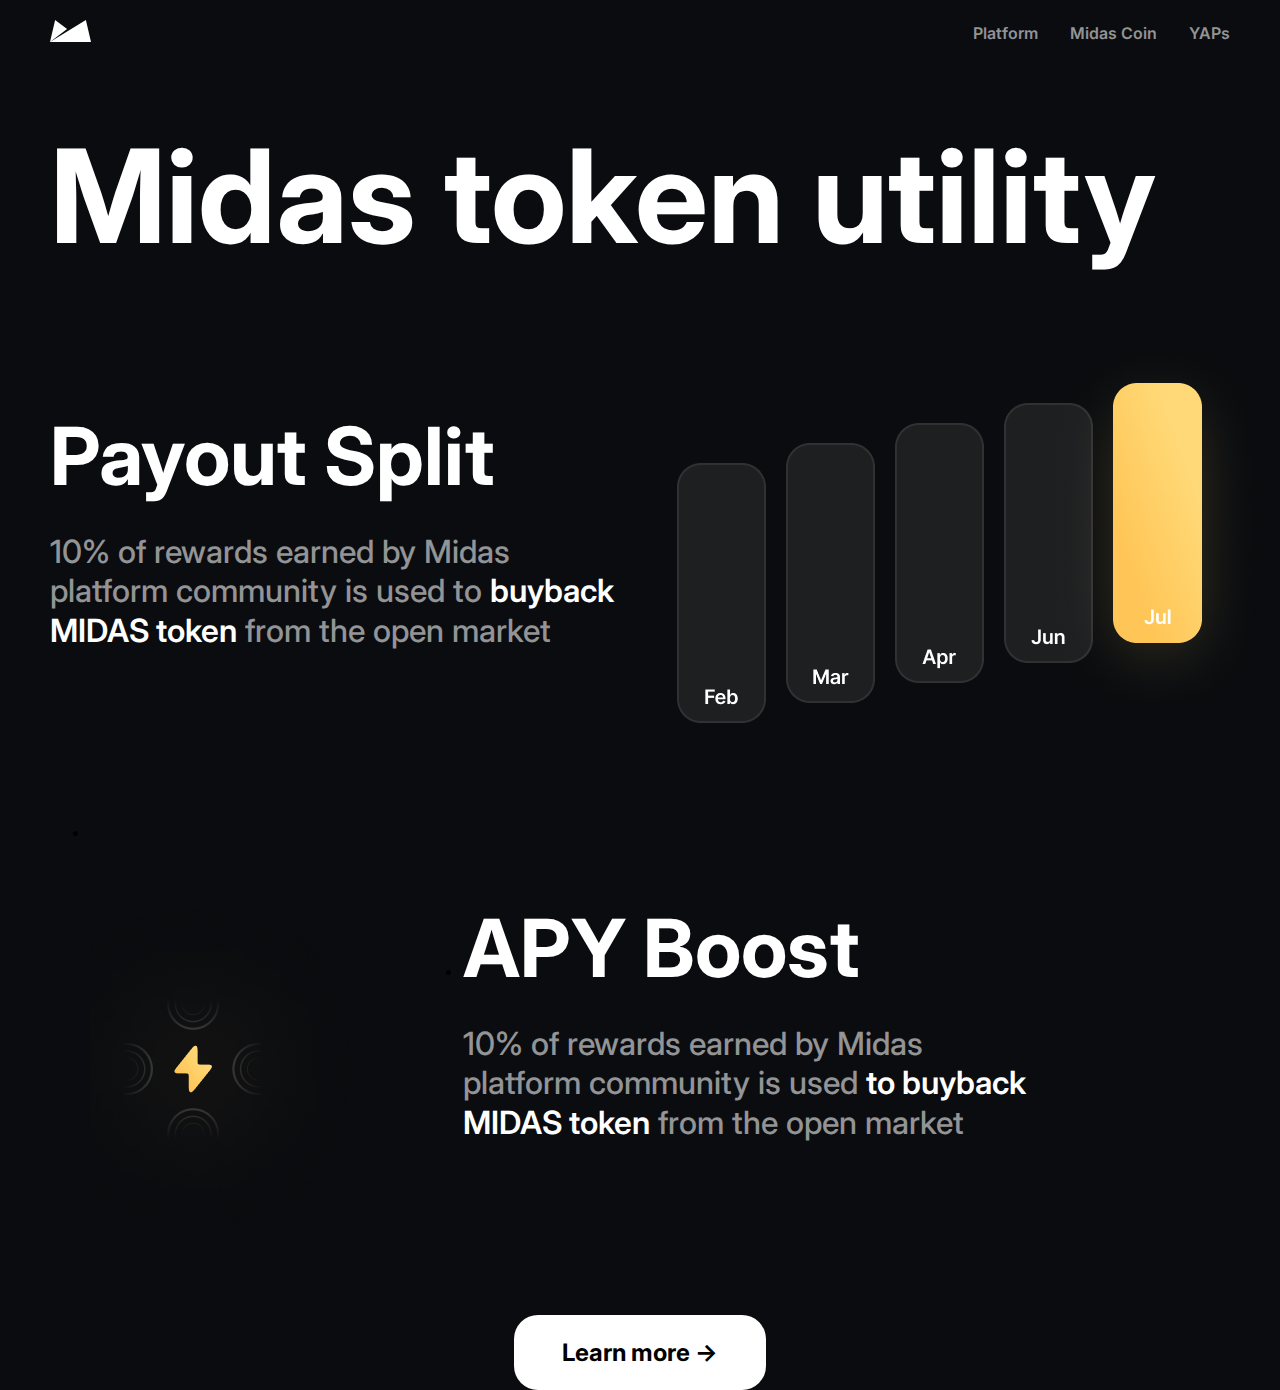
<file: index.html>
<!DOCTYPE html>
<html lang="en">
<head>
    <meta charset="UTF-8">
    <meta name="viewport" content="width=device-width, initial-scale=1.0">
    <link rel="preconnect" href="https://fonts.googleapis.com">
    <link rel="preconnect" href="https://fonts.gstatic.com" crossorigin>
    <link href="https://fonts.googleapis.com/css2?family=Inter:ital,opsz,wght@0,14..32,100..900;1,14..32,100..900&display=swap" rel="stylesheet">
    <link rel="stylesheet" href="css/normalize.css">
    <link rel="stylesheet" href="css/style.css">
    <title>Ильин Артём 241-3210</title>
</head>
<body>
    <header class="header">
        <div class="container">
          <a href="#" class="header_link">
            <svg width="41" height="22" viewBox="0 0 41 22" fill="none" xmlns="http://www.w3.org/2000/svg">
              <path fill-rule="evenodd" clip-rule="evenodd" d="M35.875 0L0 22H41L35.875 0ZM5.125 0L17.0791 8.998L0 22L5.125 0Z" fill="white"/>
            </svg>
          </a>
          <nav class="nav">
            <ul class="nav_list li_reset">
              <li class="nav_item">
                <a href="#" class="nav_link">Platform</a>
              </li>
              <li class="nav_item">
                <a href="#" class="nav_link">Midas Coin</a>
              </li>
              <li class="nav_item">
                <a href="#" class="nav_link">YAPs</a>
              </li>
            </ul>
          </nav>
          <button class="header_btn btn_reset">
            <svg width="24" height="24" viewBox="0 0 24 24" fill="none" xmlns="http://www.w3.org/2000/svg">
              <path fill-rule="evenodd" clip-rule="evenodd" d="M2.25 6C2.25 5.58579 2.58579 5.25 3 5.25H21C21.4142 5.25 21.75 5.58579 21.75 6C21.75 6.41421 21.4142 6.75 21 6.75H3C2.58579 6.75 2.25 6.41421 2.25 6ZM2.25 12C2.25 11.5858 2.58579 11.25 3 11.25H21C21.4142 11.25 21.75 11.5858 21.75 12C21.75 12.4142 21.4142 12.75 21 12.75H3C2.58579 12.75 2.25 12.4142 2.25 12ZM3 17.25C2.58579 17.25 2.25 17.5858 2.25 18C2.25 18.4142 2.58579 18.75 3 18.75H21C21.4142 18.75 21.75 18.4142 21.75 18C21.75 17.5858 21.4142 17.25 21 17.25H3Z" fill="white"/>
            </svg>
          </button>
        </div>
      </header>
      <main class="main">
        <section class="hero">
            <div class="container">
              <h1 class="hero_title">Midas token utility</h1>
              <div class="top_list">
                <ul class="list list_top li_reset">
                  <li class="list_item">
                    <h2 class="list_subtitle">Payout Split</h2>
                    <p class="list_text">
                      10% of rewards earned by Midas platform community is used to <span>buyback MIDAS token</span> from the open market
                    </p>
                  </li>
                  <li class="list_item">
                    <img src="images/hero-1.png">
                  </li>
                </ul>
              </div>
              <div class="bottom_list">
                <ul class="list list_reset">
                  <li class="list_item">
                    <img src="images/hero-2.png">
                  </li>
                  <li class="list_item">
                    <h2 class="list_subtitle">APY Boost</h2>
                    <p class="list_text">10% of rewards earned by Midas platform community is used <span>to buyback MIDAS token</span> from the open market</p>
                  </li>
                </ul>
              </div>
              <button class="hero_btn btn_reset">Learn more -></button>
            </div>
          </section>
      </main>   
</body>
</html>
</file>
<file: css/style.css>
:root {
    --color-white: #fff;
    --color-black: #0A0C0F;
    --color-primary: rgba(255,255,255, 56%);
}

* {
    box-sizing: border-box;
}

img {
    display: block;
}

h1, h2, h3 {
    padding: 0;
    margin: 0;
}

a {
    text-decoration: none;
    color: inherit;
  }
  
body {
    font-family: "Inter", sans-serif;
    font-optical-sizing: auto;
    font-weight: 400;
    font-style: normal;
    background-color: var(--color-black);
}

.li_reset {
    margin: 0;
    padding: 0;
    list-style: none
}
  
.header .container{
    padding-top: 20px;
    padding-bottom: 20px;
    display: flex;
    align-items: center;
}

.header_link {
    margin-right: auto;
}

.header_btn {
    display: none;
}

.nav_list {
    display: flex;
    align-items: center;
}

.nav_link {
    font-size: 16px;
    font-weight: 600;
    color: var(--color-primary);
}

.nav_item:not(:last-child) {
    margin-right: 32px;
}

.container {
    max-width: 1210px;
    margin: 0 auto;
    padding: 0 15px;
}

.hero_title {
    margin-bottom: 60px;
    font-size: 130px;
    font-weight: 700;
    color: var(--color-white);
}
  
.list {
    margin-bottom: 60px;
    display: flex;
    flex-wrap: wrap;
    align-items: center;
}
  
.list_item {
    max-width: 580px;
    max-height: 432px;
}
  
.list_item:not(:nth-child(2n)) {
    margin-right: 20px;
}
  
.list_subtitle {
    margin-bottom: 32px;
    font-size: 80px;
    font-weight: 700;
    color: var(--color-white);
}
  
.list_text {
    font-size: 32px;
    font-weight: 500;
    color: var(--color-primary);
}
  
.list_text span {
    font-weight: 600;
    line-height: 40px;
    color: var(--color-white);
}
  
.hero_btn {
    all: unset;
    cursor: pointer;
    background: none;
    border: none;
    box-shadow: none;
    outline: none;
    margin: 0 auto;
    display: block;
    padding: 24px 48px;
    background-color: var(--color-white);
    font-size: 24px;
    font-weight: 700;
    border-radius: 24px;
}

.hero {
    padding-top: 56px;
}

@media (max-width:425px) {
    header {
        border-bottom: 3px solid hsla(var(--color-primary), 0.2);
    }
    .container {
        max-width: 360px;
    }
    
    .nav {
        display: none;
    }

    .hero {
        padding-top: 40px;
        padding-bottom: 20px;
    }
    
    .header_btn {
        all: unset;
        cursor: pointer;
        background: none;
        border: none;
        box-shadow: none;
        outline: none;
        display: block;
        background: none;
    }
    
    .hero_title {
        font-size: 48px;
    }
    
    .list_top {
        flex-direction: column-reverse;
        align-items: start;
    }
    
    .list_subtitle {
        margin-bottom: 12px;
        font-size: 32px;
    }
    
    .list_text {
        font-size: 16px;
        line-height: 24px;
    }
    
    .list_item img {
        max-width: 320px;
    }
    
    .list {
        margin-bottom: 40px;
    }
    
    .hero_btn {
        padding: 12px 0;
        width: 100%;
        font-size: 16px;
    }

    .list_reset {
        list-style-type: none;
        padding: 0;
    }

    .hero_btn {
        text-align: center;
    }
}
</file>
